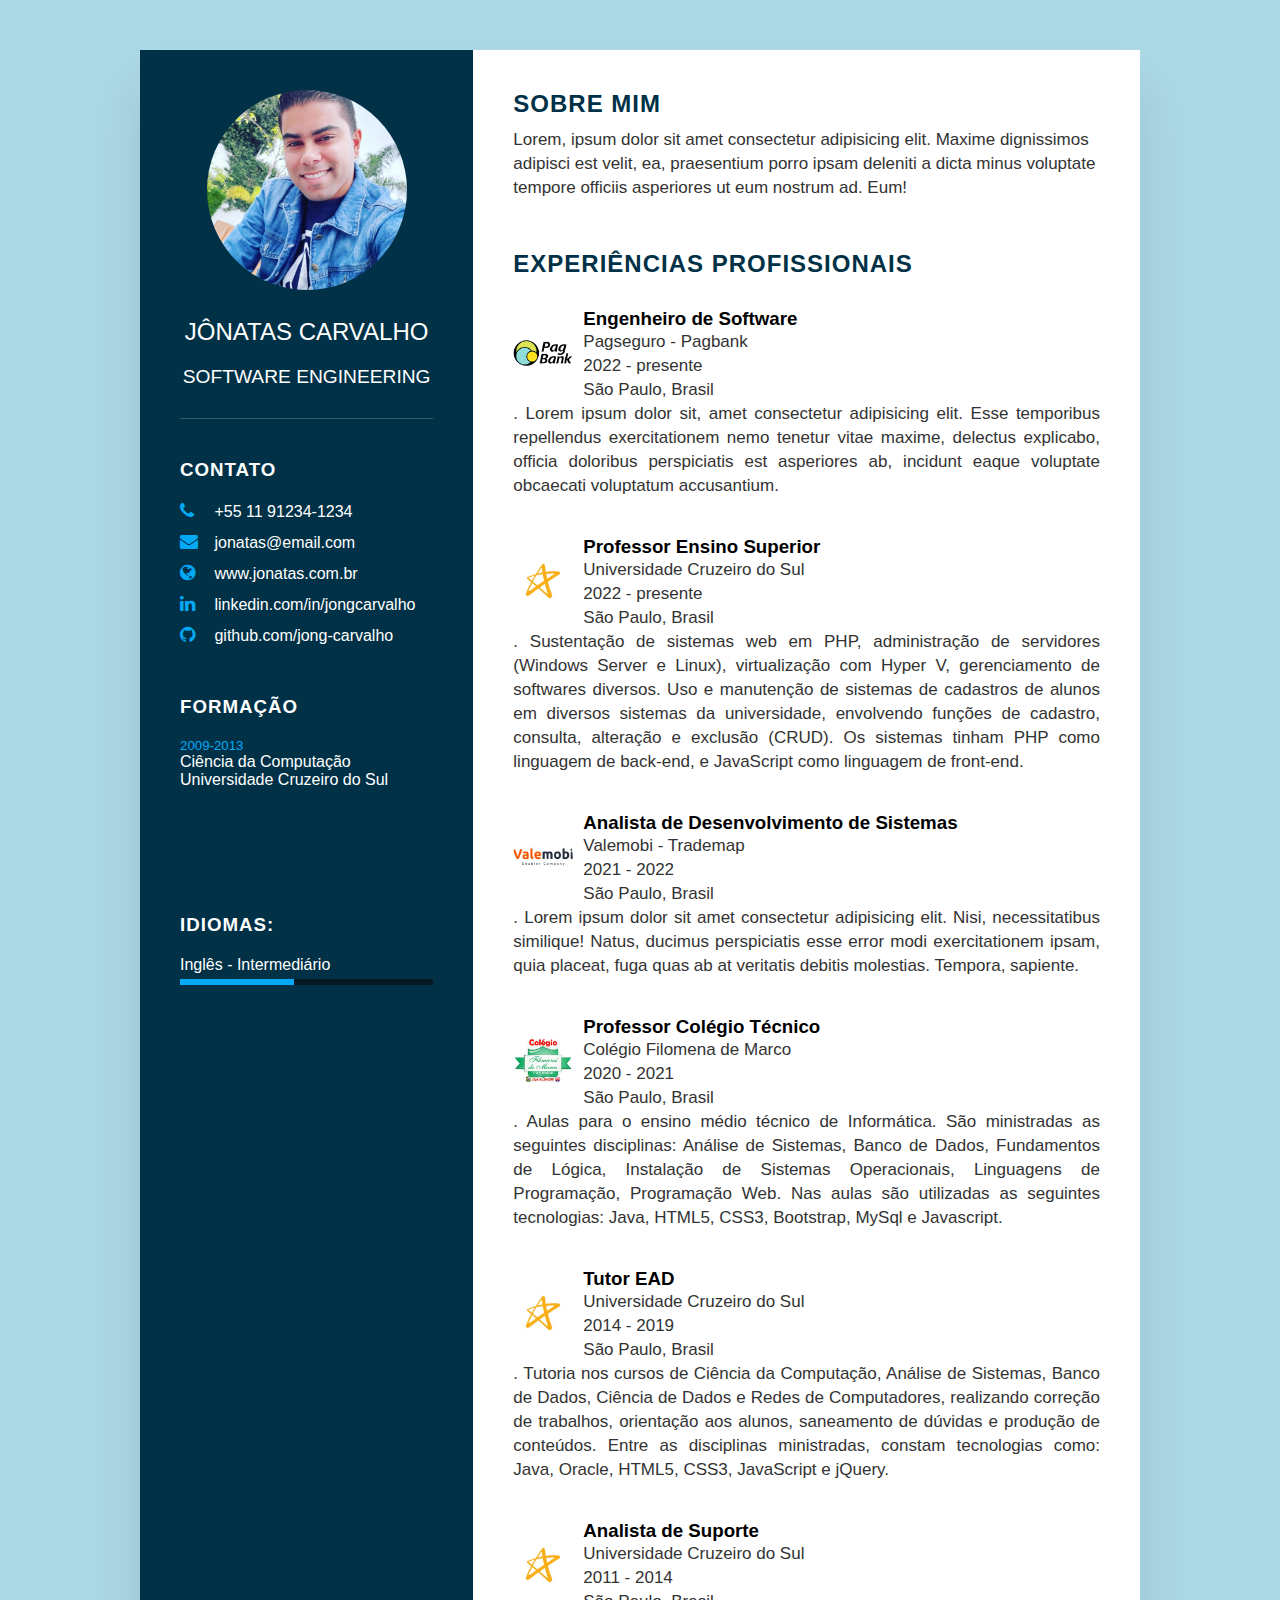
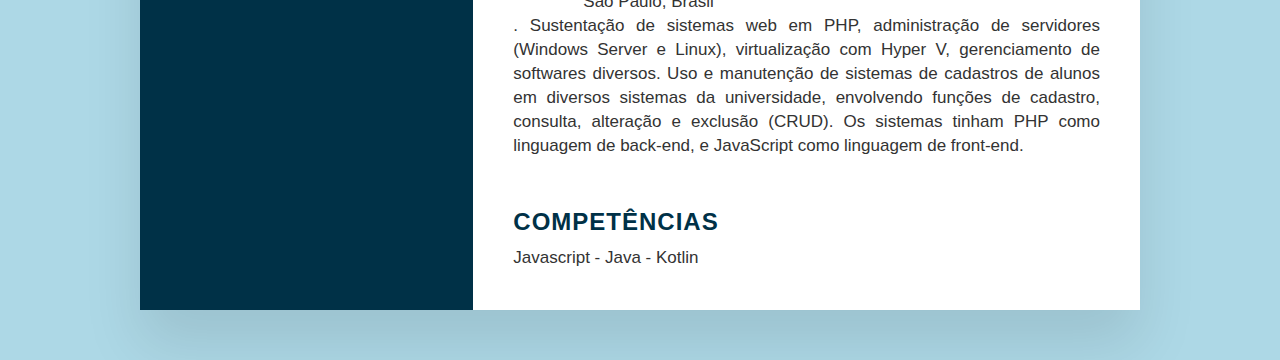
<file: Aplicacoes_Para_Internet/AulaExercicioCurriculo/index.html>
<!DOCTYPE html>
<html lang="en">
<head>
    <meta charset="UTF-8">
    <meta name="viewport" content="width=device-width, initial-scale=1.0">
    <link rel="stylesheet" href="style.css">
    <!-- pegar font awesome icons https://www.w3schools.com/icons/fontawesome_icons_intro.asp -->
    <link rel="stylesheet" href="https://cdnjs.cloudflare.com/ajax/libs/font-awesome/4.7.0/css/font-awesome.min.css">
    <title>Document</title>
</head>
<body>
    
    <div class="container"> <!-- PARTE 3A -->

        <!-- PARTE 4A -->
        <div class="left_side">
            <div class="profile_text">
                <div class="profile_image">
                    <img src="./profile_pic.jpeg" width="200" height="200"  alt="">
                </div>
                <h2>Jônatas Carvalho 
                    <br>
                    <span>SOFTWARE ENGINEERING</span>
                </h2>
            </div>

            <div class="contact_info">
                <h3 class="title">Contato</h3>
                <ul>
                    <li>
                        <span class="icon">
                            <i class="fa fa-phone" aria-hidden="true"></i>
                        </span>
                        <span class="text">+55 11 91234-1234</span>
                    </li>
                    <li>
                        <span class="icon">
                            <i class="fa fa-envelope" aria-hidden="true"></i>
                        </span>
                        <span class="text">jonatas@email.com</span>
                    </li>
                    <li>
                        <span class="icon">
                            <i class="fa fa-globe" aria-hidden="true"></i>
                        </span>
                        <span class="text">www.jonatas.com.br</span>
                    </li>
                    <li>
                        <span class="icon">
                            <i class="fa fa-linkedin" aria-hidden="true"></i>
                        </span>
                        <span class="text">linkedin.com/in/jongcarvalho</span>
                    </li>
                    <li>
                        <span class="icon">
                            <i class="fa fa-github" aria-hidden="true"></i>
                        </span>
                        <span class="text">github.com/jong-carvalho</span>
                    </li>
                </ul>
            </div>

            <div class="contact_info education">
                <h3 class="title">Formação</h3>
                <ul>
                    <li>
                        <h5>2009-2013</h5>
                        <h4>Ciência da Computação</h4>
                        <h4>Universidade Cruzeiro do Sul</h4>
                    </li>
                </ul>
            </div>

            <div class="contact_info language">
                <h3 class="title">Idiomas:</h3>
                <ul>
                    <li>
                        <span class="text">Inglês - Intermediário</span>
                        <span class="percent">
                            <div style="width: 45%;"></div>
                        </span>
                    </li>
                </ul>
            </div>

        </div>
        <!-- FIM PARTE 4A -->

        <!-- PARTE 6 -->
        <div class="right_side">
            <div class="about">
                <h2 class="title_right">Sobre mim</h2>
                <p>
                    Lorem, ipsum dolor sit amet consectetur adipisicing elit. Maxime dignissimos adipisci est velit, ea, praesentium porro ipsam deleniti a dicta minus voluptate tempore officiis asperiores ut eum nostrum ad. Eum!
                </p>
            </div>
            <div class="about">

                <div class="professional_xp">
                    <h2 class="title_right">Experiências profissionais</h2>
                    <img class="job_imgs" src="./pagbank.jpeg" alt="">
                    <div class="text">
                        <h3>Engenheiro de Software</h3>
                        <p>Pagseguro - Pagbank</p>
                        <p>2022 - presente</p>
                        <p>São Paulo, Brasil</p>
                    </div>
                </div>
                    <div class="text">
                        <p>. Lorem ipsum dolor sit, amet consectetur adipisicing elit. Esse temporibus repellendus exercitationem nemo tenetur vitae maxime, delectus explicabo, officia doloribus perspiciatis est asperiores ab, incidunt eaque voluptate obcaecati voluptatum accusantium.</p>
                    </div>

                    <div class="professional_xp">
                        <br>
                        <img class="job_imgs" src="./cruzeiro.jpeg" alt="">
                        <div class="text">
                            <h3>Professor Ensino Superior</h3>
                            <p>Universidade Cruzeiro do Sul</p>
                            <p>2022 - presente</p>
                            <p>São Paulo, Brasil</p>
                        </div>
                    </div>
                        <div class="text">
                            <p>. Sustentação de sistemas web em PHP, administração de servidores (Windows Server e Linux), virtualização com Hyper V, gerenciamento de softwares diversos. Uso e manutenção de sistemas de cadastros de alunos em diversos sistemas da universidade, envolvendo funções de cadastro, consulta, alteração e exclusão (CRUD). Os sistemas tinham PHP como linguagem de back-end, e JavaScript como linguagem de front-end.</p>
                        </div>

                    <div class="professional_xp">
                        <br>
                        <img class="job_imgs" src="./valemobi.jpeg" alt="">
                        <div class="text">
                            <h3>Analista de Desenvolvimento de Sistemas</h3>
                            <p>Valemobi - Trademap</p>
                            <p>2021 - 2022</p>
                            <p>São Paulo, Brasil</p>
                        </div>
                    </div>
                        <div class="text">
                            <p>. Lorem ipsum dolor sit amet consectetur adipisicing elit. Nisi, necessitatibus similique! Natus, ducimus perspiciatis esse error modi exercitationem ipsam, quia placeat, fuga quas ab at veritatis debitis molestias. Tempora, sapiente.</p>
                        </div>  
                        
                    <div class="professional_xp">
                        <br>
                        <img class="job_imgs" src="./filomena.jpeg" alt="">
                        <div class="text">
                            <h3>Professor Colégio Técnico</h3>
                            <p>Colégio Filomena de Marco</p>
                            <p>2020 - 2021</p>
                            <p>São Paulo, Brasil</p>
                        </div>
                    </div>
                        <div class="text">
                            <p>. Aulas para o ensino médio técnico de Informática. São ministradas as seguintes disciplinas: Análise de Sistemas, Banco de Dados, Fundamentos de Lógica, Instalação de Sistemas Operacionais, Linguagens de Programação, Programação Web. Nas aulas são utilizadas as seguintes tecnologias: Java, HTML5, CSS3, Bootstrap, MySql e Javascript.</p>
                        </div>

                    <div class="professional_xp">
                        <br>
                        <img class="job_imgs" src="./cruzeiro.jpeg" alt="">
                        <div class="text">
                            <h3>Tutor EAD</h3>
                            <p>Universidade Cruzeiro do Sul</p>
                            <p>2014 - 2019</p>
                            <p>São Paulo, Brasil</p>
                        </div>
                    </div>
                        <div class="text">
                            <p>. Tutoria nos cursos de Ciência da Computação, Análise de Sistemas, Banco de Dados, Ciência de Dados e Redes de Computadores, realizando correção de trabalhos, orientação aos alunos, saneamento de dúvidas e produção de conteúdos. Entre as disciplinas ministradas, constam tecnologias como: Java, Oracle, HTML5, CSS3, JavaScript e jQuery.</p>
                        </div>

                    <div class="professional_xp">
                        <br>
                        <img class="job_imgs" src="./cruzeiro.jpeg" alt="">
                        <div class="text">
                            <h3>Analista de Suporte</h3>
                            <p>Universidade Cruzeiro do Sul</p>
                            <p>2011 - 2014</p>
                            <p>São Paulo, Brasil</p>
                        </div>
                    </div>
                        <div class="text">
                            <p>. Sustentação de sistemas web em PHP, administração de servidores (Windows Server e Linux), virtualização com Hyper V, gerenciamento de softwares diversos. Uso e manutenção de sistemas de cadastros de alunos em diversos sistemas da universidade, envolvendo funções de cadastro, consulta, alteração e exclusão (CRUD). Os sistemas tinham PHP como linguagem de back-end, e JavaScript como linguagem de front-end.</p>
                        </div>
                    
            </div>
            <div class="about skills">
                <h2 class="title_right">Competências</h2>
                <div class="box">
                    <p>
                        Javascript - Java - Kotlin
                    </p>
                </div>
            </div>
        </div>

    </div>
</body>
</html>
</file>
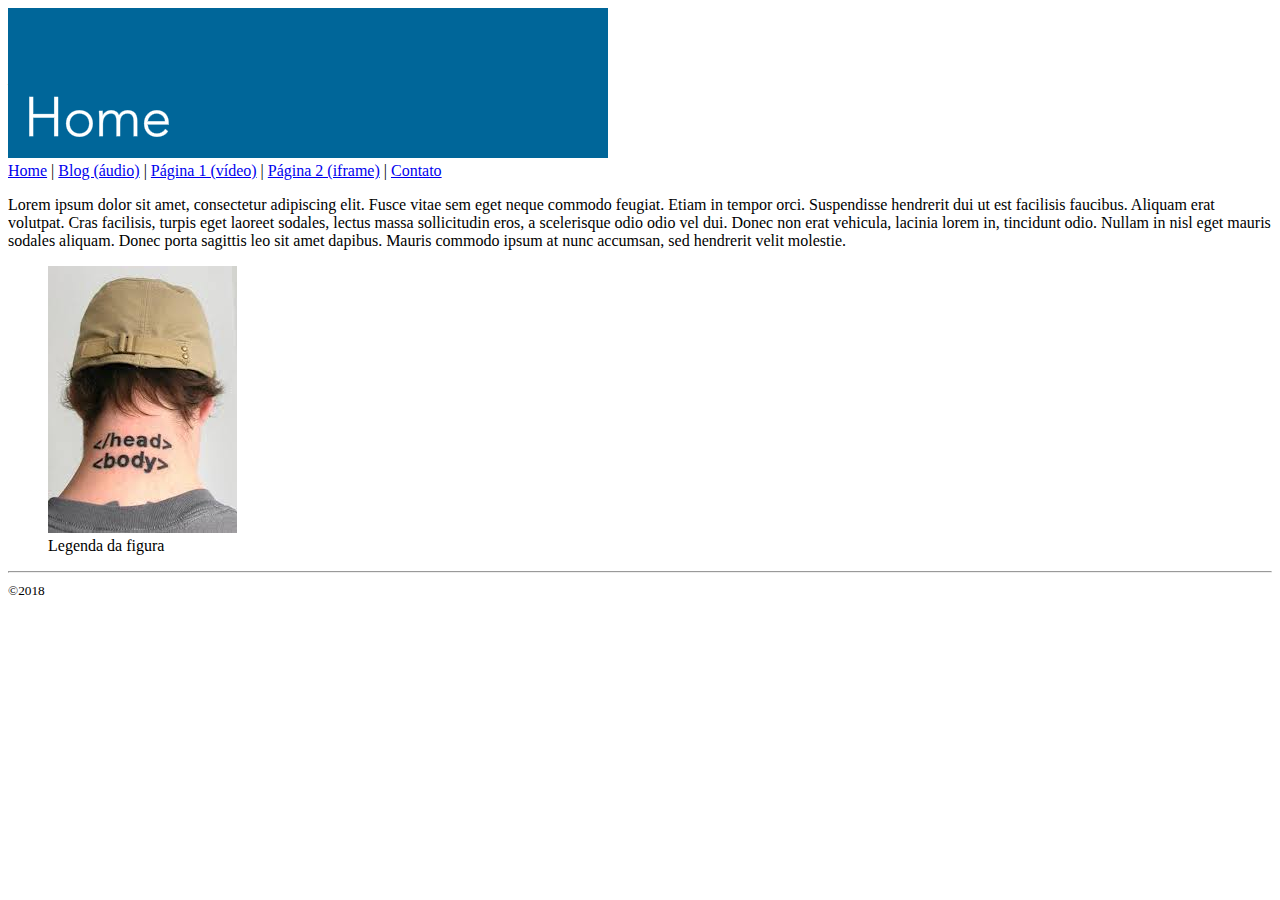
<file: Aplicacoes_Para_Internet/Aula04/site_exemplo1/index.html>
<!DOCTYPE html>
<html>
    <head>
        <title>Home</title>
        <meta charset="utf-8"/>
    </head>
    <body>
        <header>
            <img alt="banner" src="img/imagem0.png"/>
        </header>
        <nav>
            <a href="index.html">Home</a> | 
            <a href="blog.html">Blog (áudio)</a> | 
            <a href="pagina1.html">Página 1 (vídeo)</a> | 
            <a href="pagina2.html">Página 2 (iframe)</a> | 
            <a href="contato.html">Contato</a>
        </nav>        
        <section>
            <p>Lorem ipsum dolor sit amet, consectetur adipiscing elit. Fusce vitae sem eget neque commodo feugiat. Etiam in tempor orci. Suspendisse hendrerit dui ut est facilisis faucibus. Aliquam erat volutpat. Cras facilisis, turpis eget laoreet sodales, lectus massa sollicitudin eros, a scelerisque odio odio vel dui. Donec non erat vehicula, lacinia lorem in, tincidunt odio. Nullam in nisl eget mauris sodales aliquam. Donec porta sagittis leo sit amet dapibus. Mauris commodo ipsum at nunc accumsan, sed hendrerit velit molestie.</p>
            <figure>
                <img alt="imagem" src="img/imagem5.jpeg"/>
                <figcaption>Legenda da figura</figcaption>
            </figure>
        </section>
        <footer>
            <hr/>
            <small> &copy;2018</small>
        </footer>
    </body>
</html>
</file>
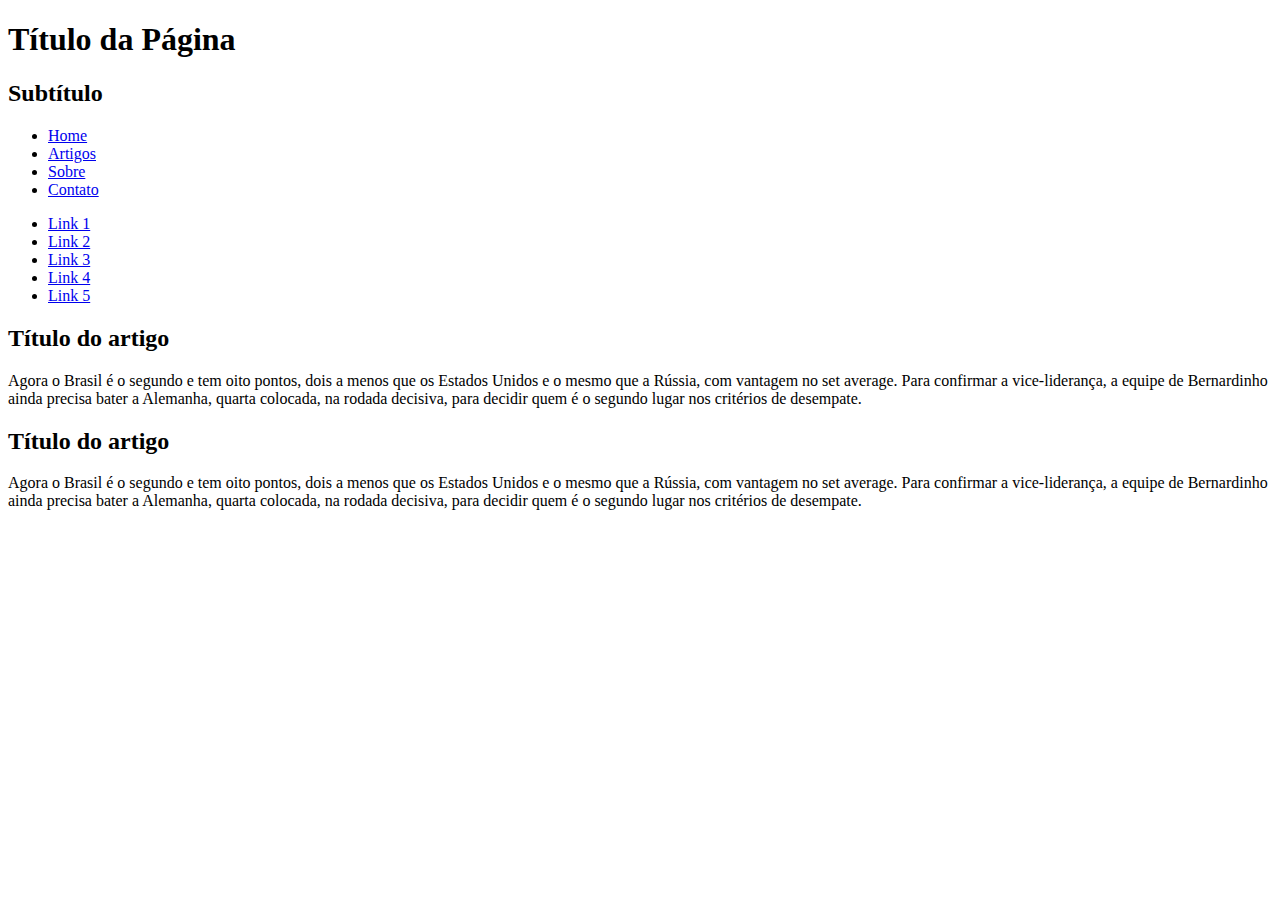
<file: Aplicacoes_Para_Internet/Aula02/01_exemplo_sem_css.html>
<!DOCTYPE html>
<html>
  <head>
  
  </head>
<body>
    <header>
      <hgroup>
        <h1>T&iacute;tulo da P&aacute;gina</h1>
        <h2>Subt&iacute;tulo</h2>
      </hgroup>
    </header>
	<nav>
      <ul>
        <li><a href="#">Home</a></li>
        <li><a href="#">Artigos</a></li>
        <li><a href="#">Sobre</a></li>
        <li><a href="#">Contato</a></li>
      </ul>
  	</nav>
    
  <aside>
      <ul>
        <li><a ref="external" href="#">Link 1</a></li>
        <li><a ref="external" href="#">Link 2</a></li>
        <li><a ref="external" href="#">Link 3</a></li>
        <li><a ref="external" href="#">Link 4</a></li>
        <li><a ref="external" href="#">Link 5</a></li>
      </ul>
	</aside>  
    
  <section id="artigos">
    
    <article>
      <header>
        <h2>T&iacute;tulo do artigo</h2>
      </header>
      <section>
        Agora o Brasil &eacute; o segundo e tem oito pontos, dois a menos que os Estados Unidos e o mesmo que a R&uacute;ssia, com vantagem no set average. Para confirmar a vice-lideran&ccedil;a, a equipe de Bernardinho ainda precisa bater a Alemanha, quarta colocada, na rodada decisiva, para decidir quem &eacute; o segundo lugar nos crit&eacute;rios de desempate.
       </section>
    </article>

    <article>
      <header>
        <h2>T&iacute;tulo do artigo</h2>
      </header>
      <section>
        Agora o Brasil &eacute; o segundo e tem oito pontos, dois a menos que os Estados Unidos e o mesmo que a R&uacute;ssia, com vantagem no set average. Para confirmar a vice-lideran&ccedil;a, a equipe de Bernardinho ainda precisa bater a Alemanha, quarta colocada, na rodada decisiva, para decidir quem &eacute; o segundo lugar nos crit&eacute;rios de desempate.
      </section>
    </article>
    
  </section>  
</body>
</html>
</file>
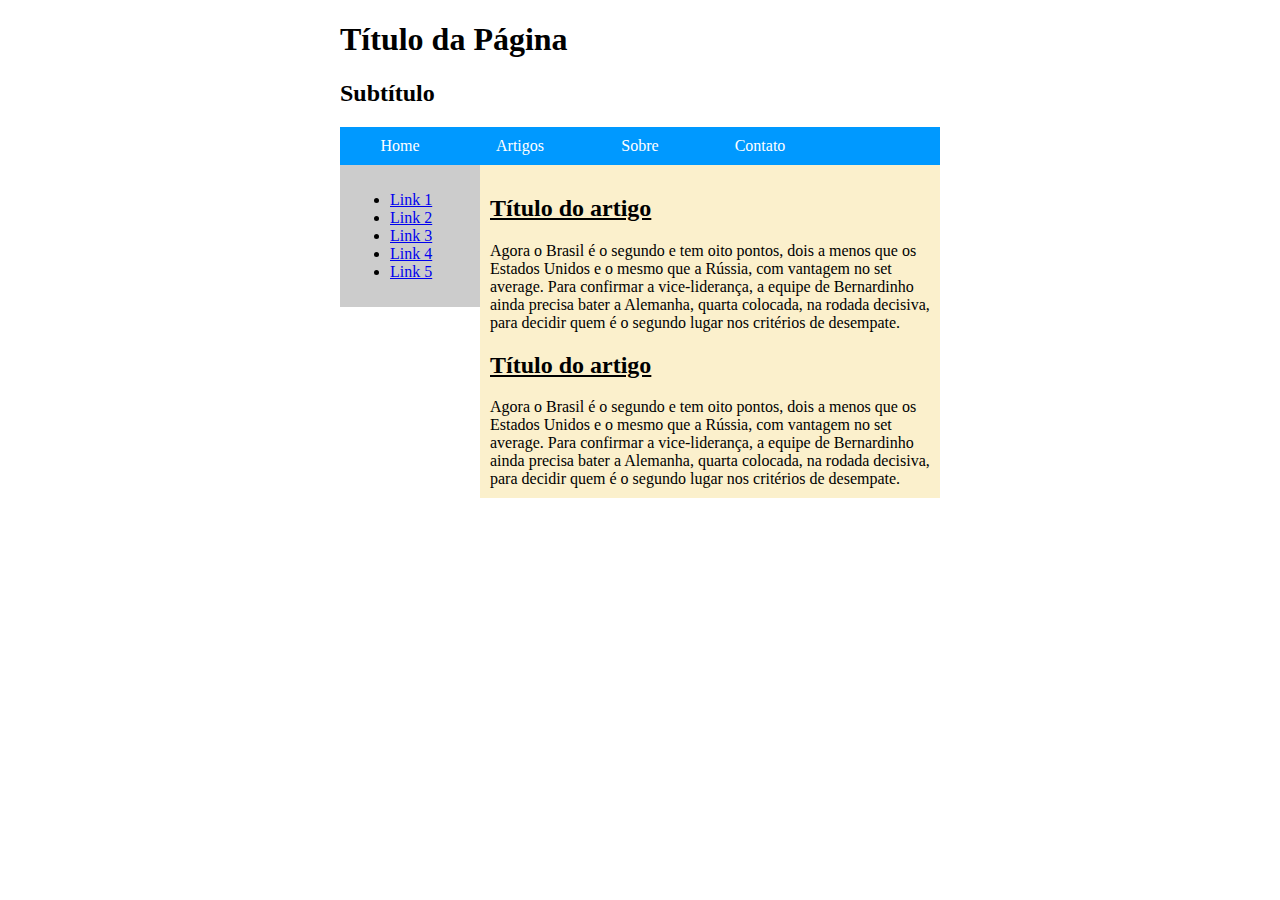
<file: Aplicacoes_Para_Internet/Aula02/02_exemplo_com_css.html>
<!DOCTYPE html>
<html>
  <head>
  <style>
    body { margin: 0 auto; width: 600px; } 
    section { display: block; }
    section#artigos { width: 440px; float: left; padding: 10px; background-color: #fbf0cc; }
    article > header { text-decoration: underline; margin-bottom: 10px; }
    aside {background-color:#CCCCCC; float: left; width: 120px; padding: 10px; }
    nav li { float: left; width: 100px; text-align:center; padding: 10px; color: #fff; }
    nav ul { list-style: none; overflow: hidden; padding: 0; margin: 0; background-color: #0099FF; }
    nav li a { color: #fff; text-decoration:none;}	
  </style>
  </head>
<body>
    <header>
      <hgroup>
        <h1>T&iacute;tulo da P&aacute;gina</h1>
        <h2>Subt&iacute;tulo</h2>
      </hgroup>
    </header>
	<nav>
      <ul>
        <li><a href="#">Home</a></li>
        <li><a href="#">Artigos</a></li>
        <li><a href="#">Sobre</a></li>
        <li><a href="#">Contato</a></li>
      </ul>
  	</nav>
    
  <aside>
      <ul>
        <li><a ref="external" href="#">Link 1</a></li>
        <li><a ref="external" href="#">Link 2</a></li>
        <li><a ref="external" href="#">Link 3</a></li>
        <li><a ref="external" href="#">Link 4</a></li>
        <li><a ref="external" href="#">Link 5</a></li>
      </ul>
	</aside>  
    
  <section id="artigos">
    
    <article>
      <header>
        <h2>T&iacute;tulo do artigo</h2>
      </header>
      <section>
        Agora o Brasil &eacute; o segundo e tem oito pontos, dois a menos que os Estados Unidos e o mesmo que a R&uacute;ssia, com vantagem no set average. Para confirmar a vice-lideran&ccedil;a, a equipe de Bernardinho ainda precisa bater a Alemanha, quarta colocada, na rodada decisiva, para decidir quem &eacute; o segundo lugar nos crit&eacute;rios de desempate.
       </section>
    </article>

    <article>
      <header>
        <h2>T&iacute;tulo do artigo</h2>
      </header>
      <section>
        Agora o Brasil &eacute; o segundo e tem oito pontos, dois a menos que os Estados Unidos e o mesmo que a R&uacute;ssia, com vantagem no set average. Para confirmar a vice-lideran&ccedil;a, a equipe de Bernardinho ainda precisa bater a Alemanha, quarta colocada, na rodada decisiva, para decidir quem &eacute; o segundo lugar nos crit&eacute;rios de desempate.
      </section>
    </article>
    
  </section>  
</body>
</html>
</file>
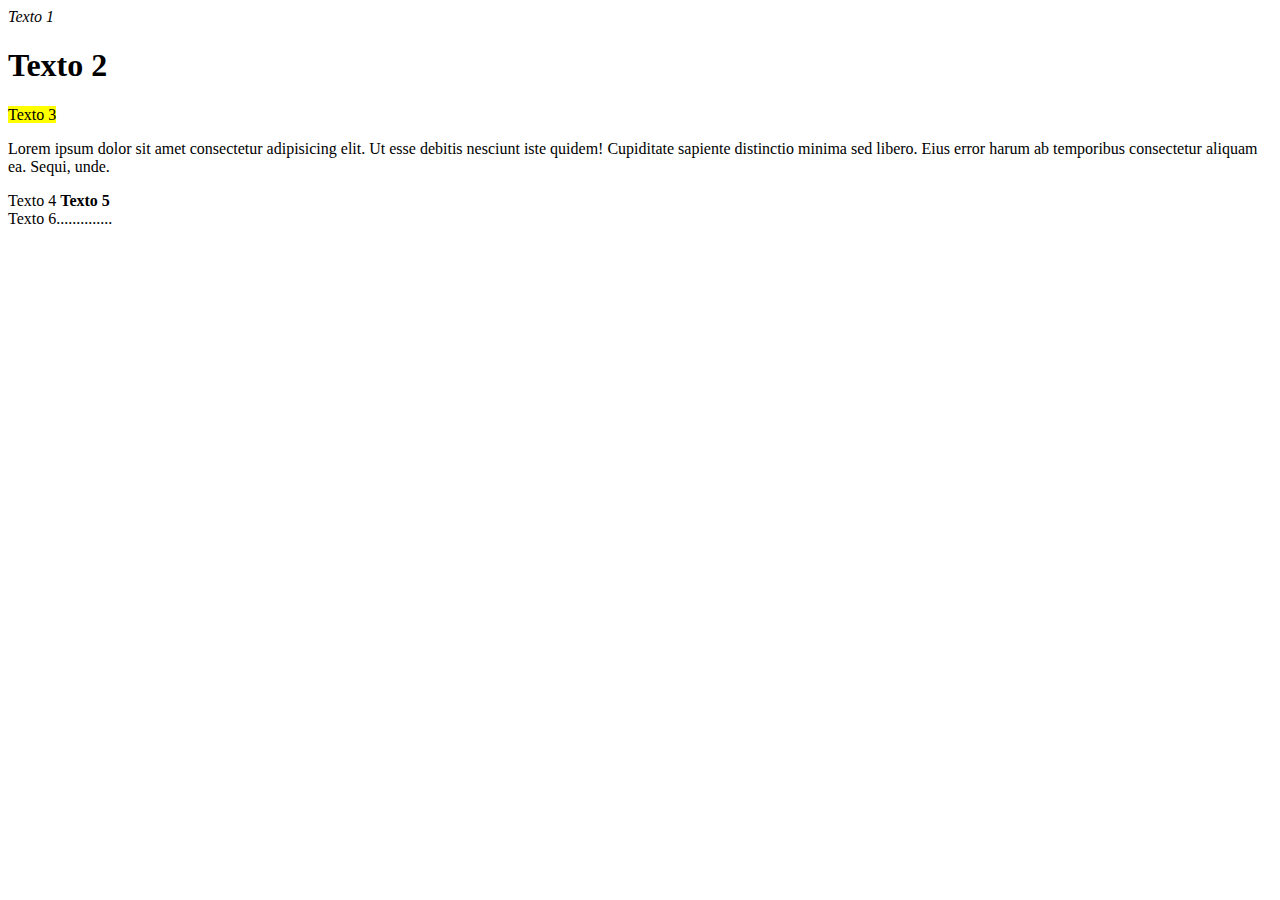
<file: Aplicacoes_Para_Internet/Aula03/01-exemploDisplay.html>
<!DOCTYPE html>
<html lang="en">
<head>
    <meta charset="UTF-8">
    <meta http-equiv="X-UA-Compatible" content="IE=edge">
    <meta name="viewport" content="width=device-width, initial-scale=1.0">
    <title>Document</title>
</head>
<body>
    <em>Texto 1</em>
    <h1>Texto 2</h1>
    <mark>Texto 3</mark>

    <p>Lorem ipsum dolor sit amet consectetur adipisicing elit. Ut esse debitis nesciunt iste quidem! Cupiditate sapiente distinctio minima sed libero. Eius error harum ab temporibus consectetur aliquam ea. Sequi, unde.</p>
    Texto 4 <strong>Texto 5 </strong> <div>Texto
        <span>6</span>..............</div>
</body>
</html>
</file>
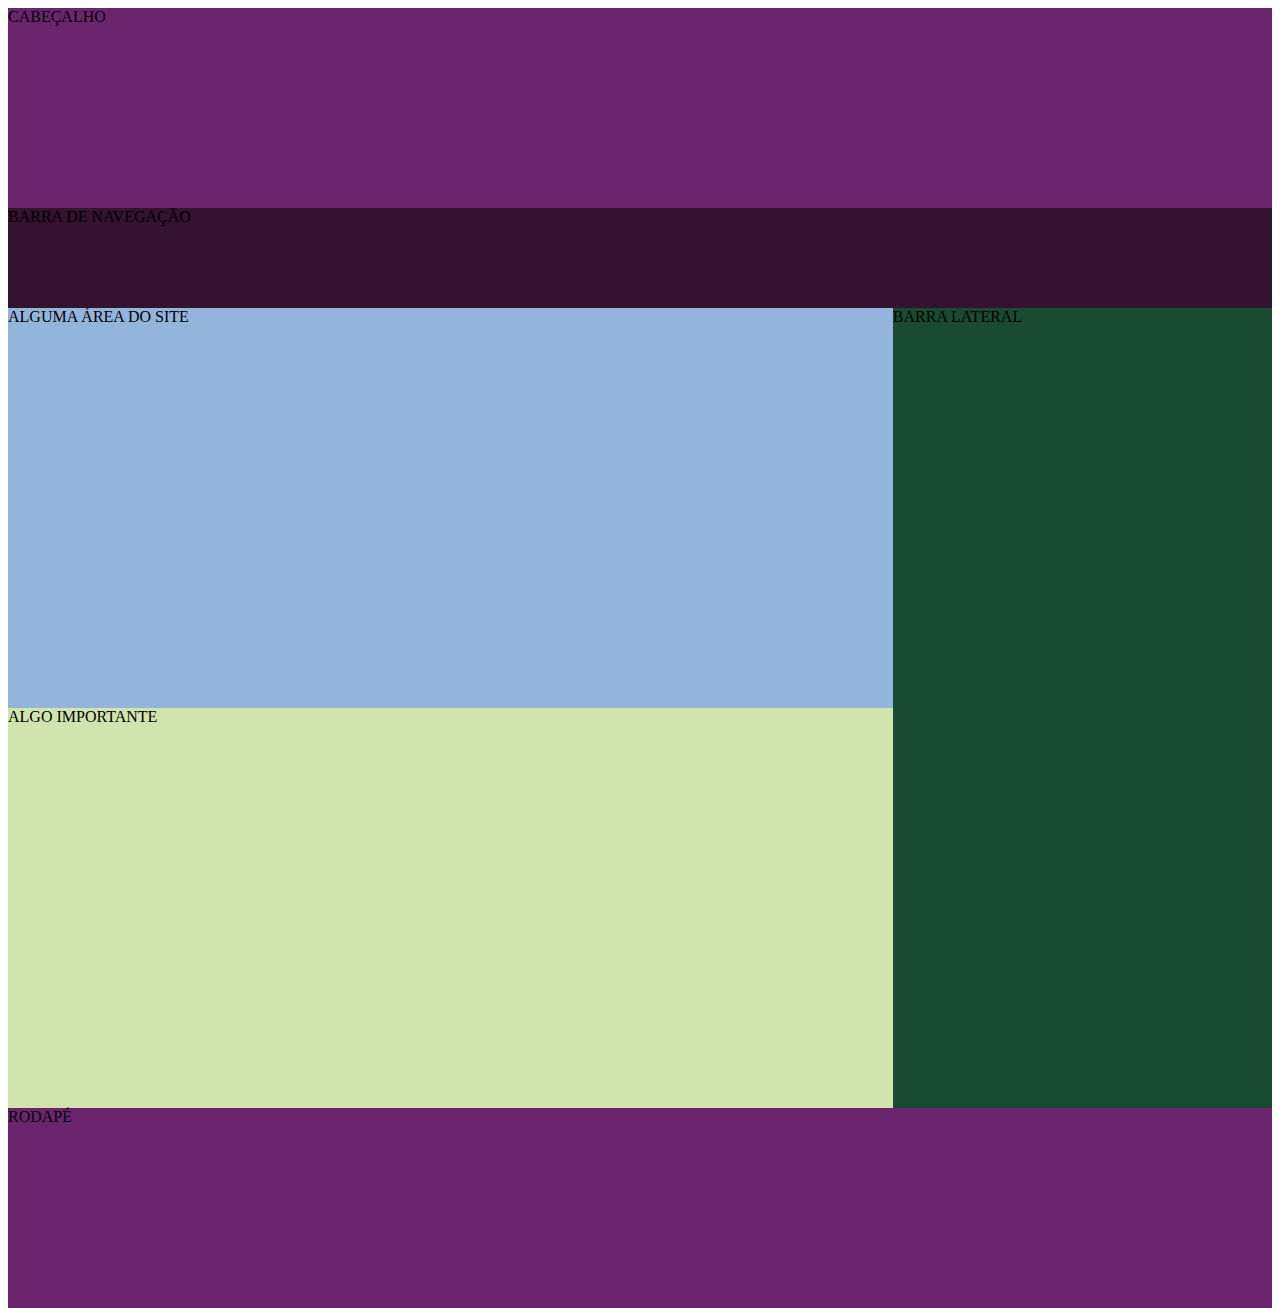
<file: Aplicacoes_Para_Internet/Aula03/02-exemploBaseSiteSemantico.html>
<!DOCTYPE html>
<html lang="en">
<head>
    <meta charset="UTF-8">
    <meta http-equiv="X-UA-Compatible" content="IE=edge">
    <meta name="viewport" content="width=device-width, initial-scale=1.0">
    <link rel="stylesheet" href="./02-exemploBaseSiteSemantico.css">
    <title>Document</title>
</head>
<body>
    <header>CABEÇALHO</header>
    <nav>BARRA DE NAVEGAÇÃO</nav>
    <section>ALGUMA ÁREA DO SITE</section>
    <aside>BARRA LATERAL</aside>
    <article>ALGO IMPORTANTE</article>
    <footer>RODAPÉ</footer>
</body>
</html>
</file>
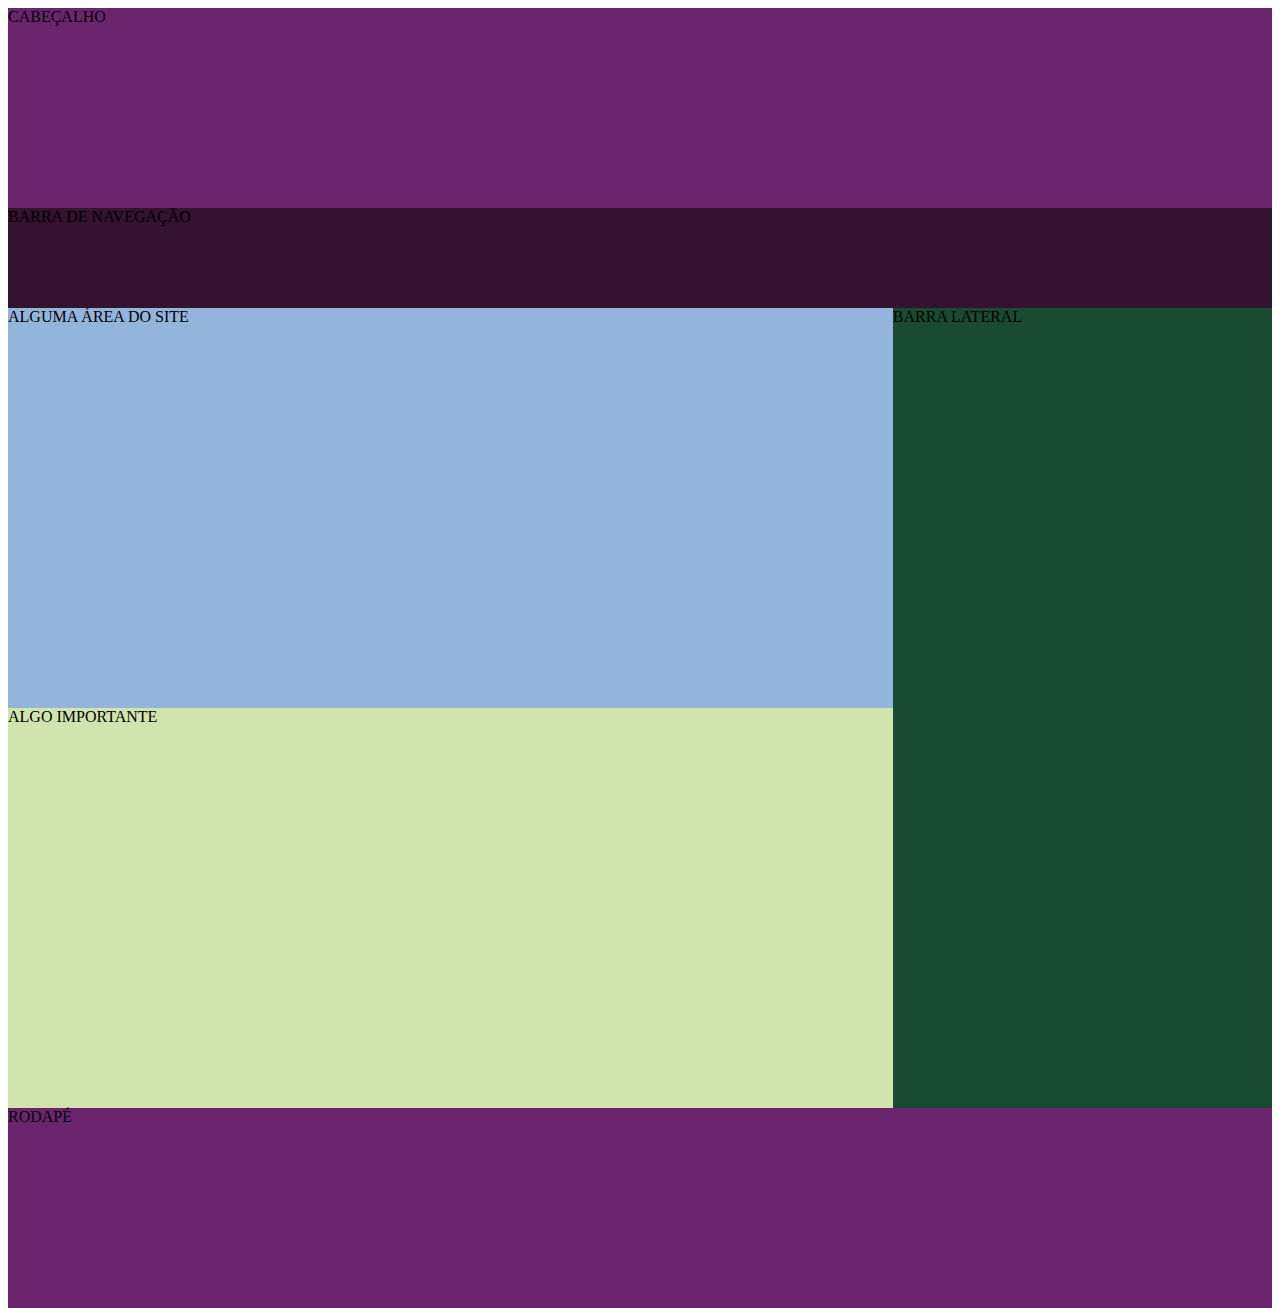
<file: Aplicacoes_Para_Internet/Aula03/03-exemploBaseSiteNaoSemantico.html>
<!DOCTYPE html>
<html lang="en">
<head>
    <meta charset="UTF-8">
    <meta http-equiv="X-UA-Compatible" content="IE=edge">
    <meta name="viewport" content="width=device-width, initial-scale=1.0">
    <link rel="stylesheet" href="./03-exemploBaseSiteNaoSemantico.css">
    <title>Document</title>
</head>
<body>
    <div id="cabecalho">CABEÇALHO</div>
    <div id="navegacao">BARRA DE NAVEGAÇÃO</div>
    <div id="area">ALGUMA ÁREA DO SITE</div>
    <div id="barra_lateral">BARRA LATERAL</div>
    <div id="importante">ALGO IMPORTANTE</div>
    <div id="rodape">RODAPÉ</div>
</body>
</html>
</file>
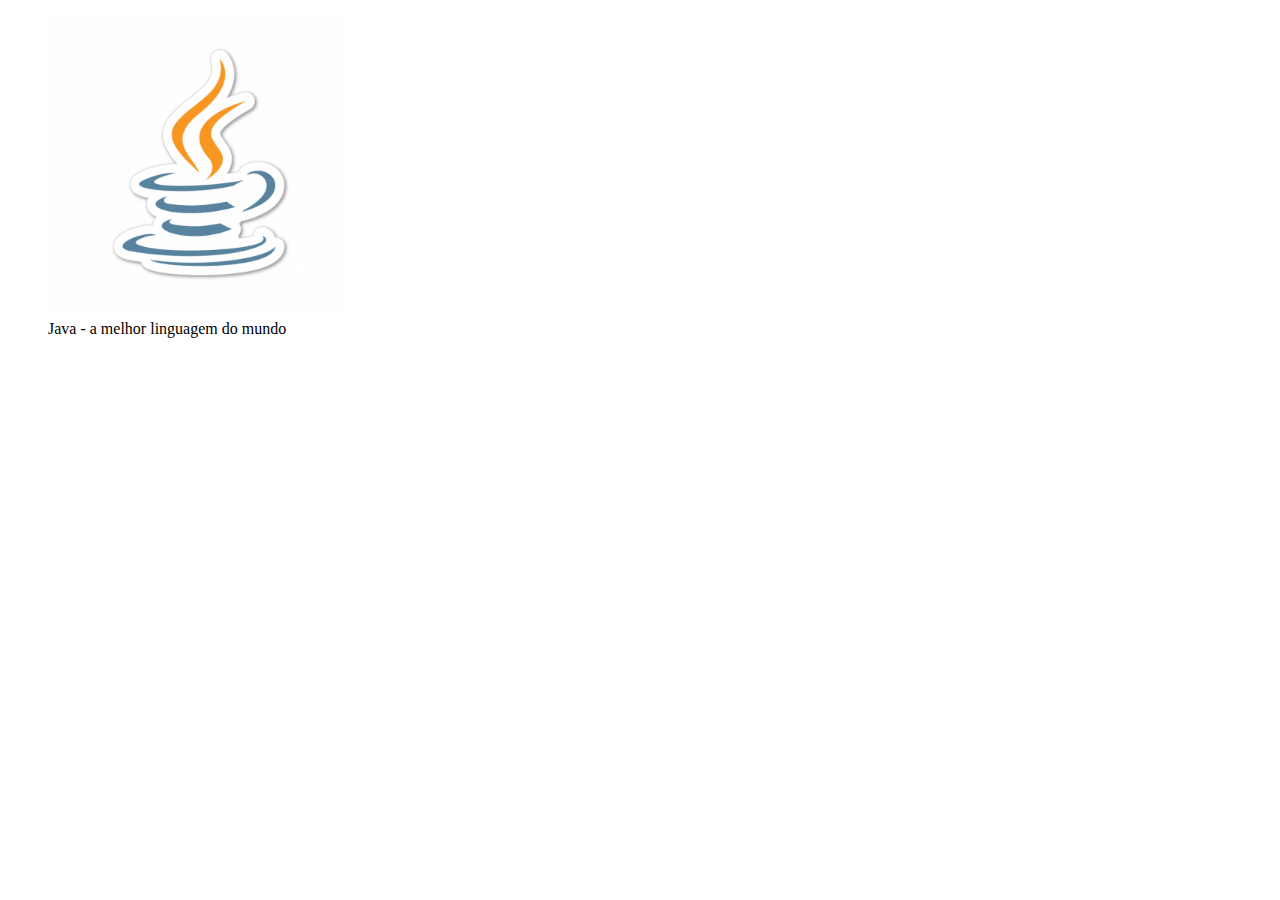
<file: Aplicacoes_Para_Internet/Aula03/05-tagsSemanticasParaImagens.html>
<!DOCTYPE html>
<html lang="en">
<head>
    <meta charset="UTF-8">
    <meta http-equiv="X-UA-Compatible" content="IE=edge">
    <meta name="viewport" content="width=device-width, initial-scale=1.0">
    <title>Document</title>
</head>
<body>
    <figure>
        <img src="./java-adesivo-sticker-800x800.png" alt="texto alternativo caso a imagem não carregue" width="300">
        <figcaption>Java - a melhor linguagem do mundo</figcaption>
    </figure>
</body>
</html>
</file>
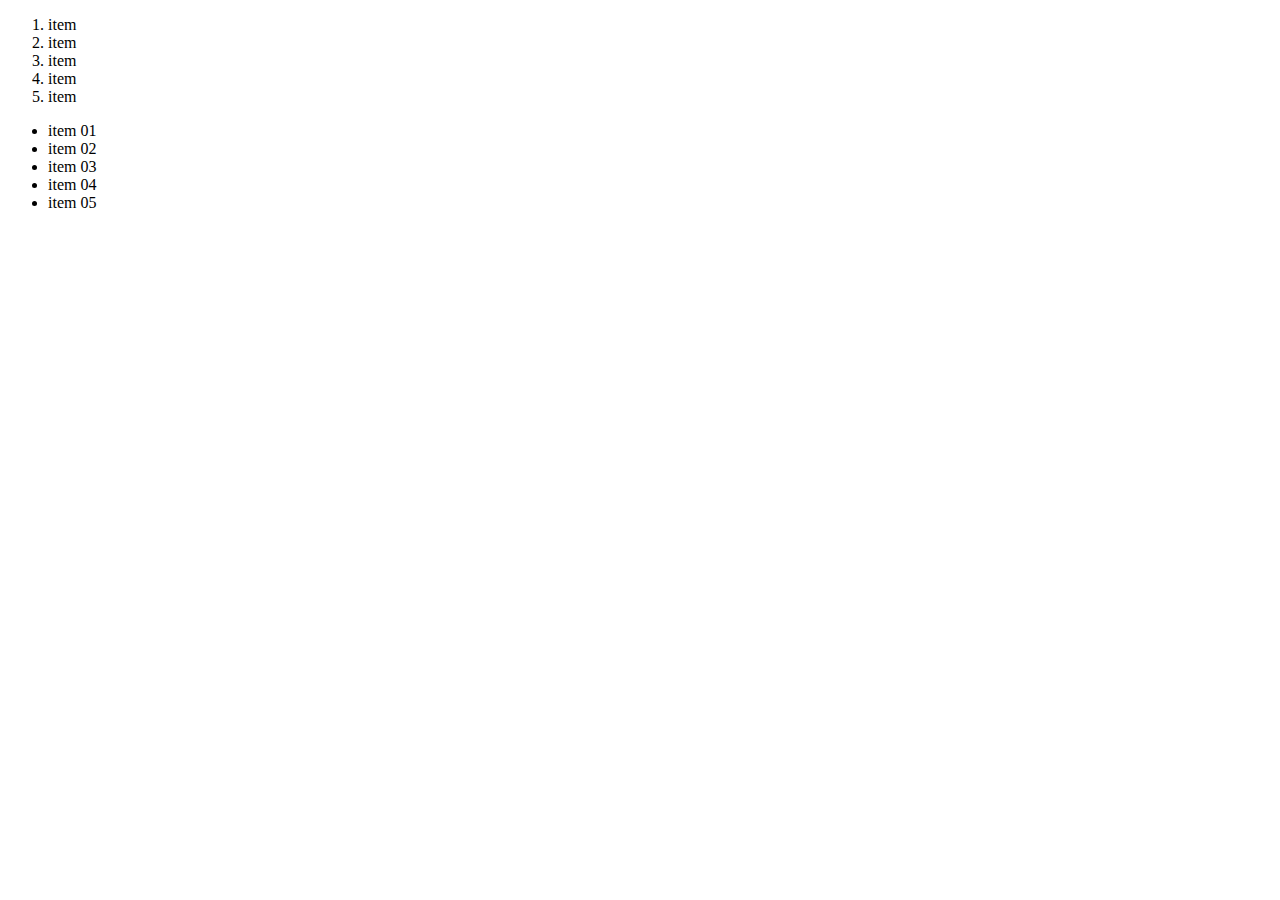
<file: Aplicacoes_Para_Internet/Aula03/06-exemploTagsParaListas.html>
<!DOCTYPE html>
<html lang="en">
<head>
    <meta charset="UTF-8">
    <meta http-equiv="X-UA-Compatible" content="IE=edge">
    <meta name="viewport" content="width=device-width, initial-scale=1.0">
    <title>Document</title>
</head>
<body>
    <ol>
        <li>item</li>
        <li>item</li>
        <li>item</li>
        <li>item</li>
        <li>item</li>
    </ol>

    <ul>
        <li>item 01</li>
        <li>item 02</li>
        <li>item 03</li>
        <li>item 04</li>
        <li>item 05</li>
    </ul>
</body>
</html>
</file>
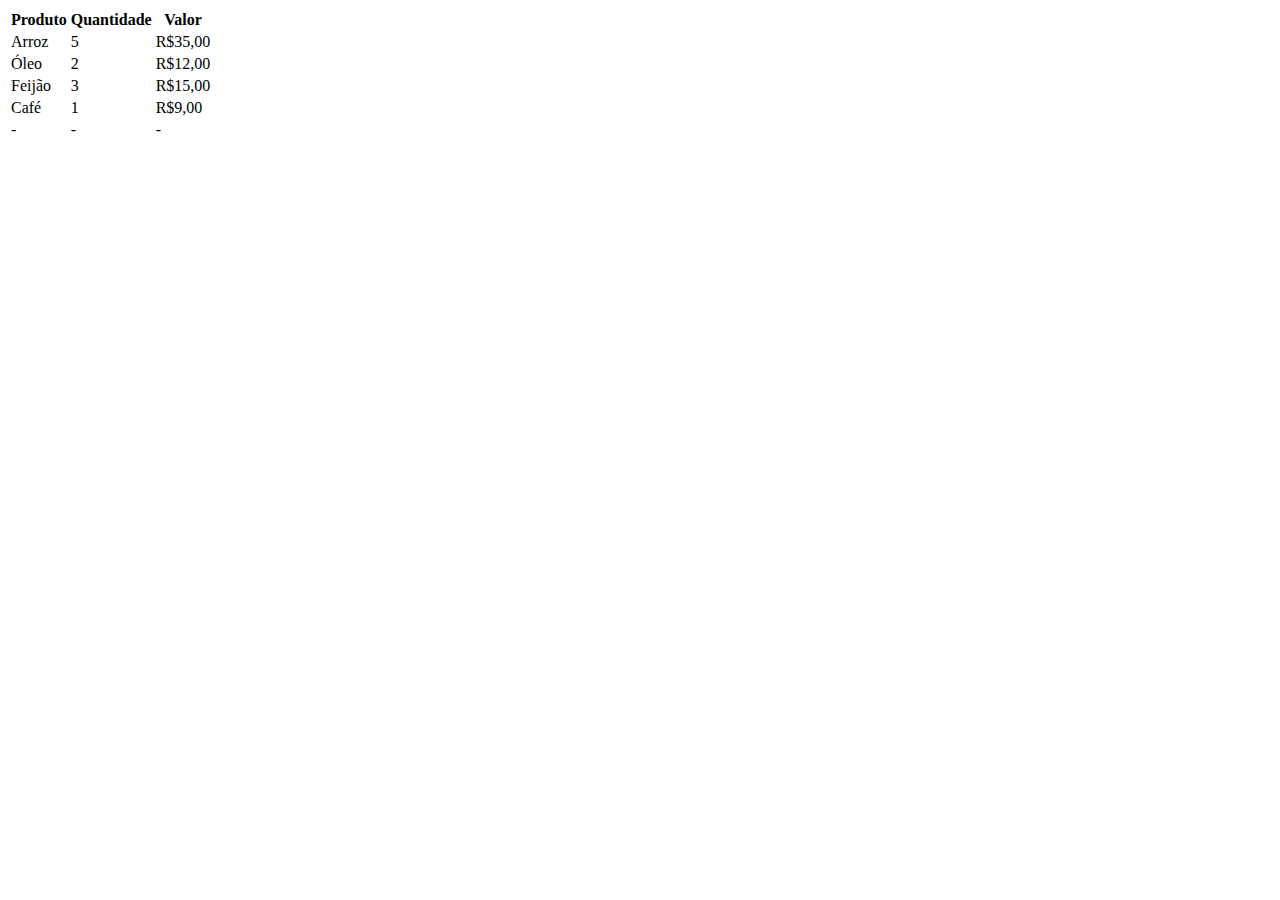
<file: Aplicacoes_Para_Internet/Aula03/07-exemploTabelas.html>
<!DOCTYPE html>
<html lang="en">
<head>
    <meta charset="UTF-8">
    <meta http-equiv="X-UA-Compatible" content="IE=edge">
    <meta name="viewport" content="width=device-width, initial-scale=1.0">
    <title>Document</title>
</head>
<body>
    
    <table>
        <thead>
            <th>Produto</th>
            <th>Quantidade</th>
            <th>Valor</th>
        </thead>
            <tbody>
                <tr>
                    <td>Arroz</td>
                    <td>5</td>
                    <td>R$35,00</td>
                </tr>
                <tr>
                    <td>Óleo</td>
                    <td>2</td>
                    <td>R$12,00</td>
                </tr>
                <tr>
                    <td>Feijão</td>
                    <td>3</td>
                    <td>R$15,00</td>
                </tr>
                <tr>
                    <td>Café</td>
                    <td>1</td>
                    <td>R$9,00</td>
                </tr>
            </tbody>
        <tfoot>
            <tr>
                <td> - </td>
                <td> - </td>
                <td> - </td>
            </tr>
        </tfoot>
    </table>

</body>
</html>
</file>
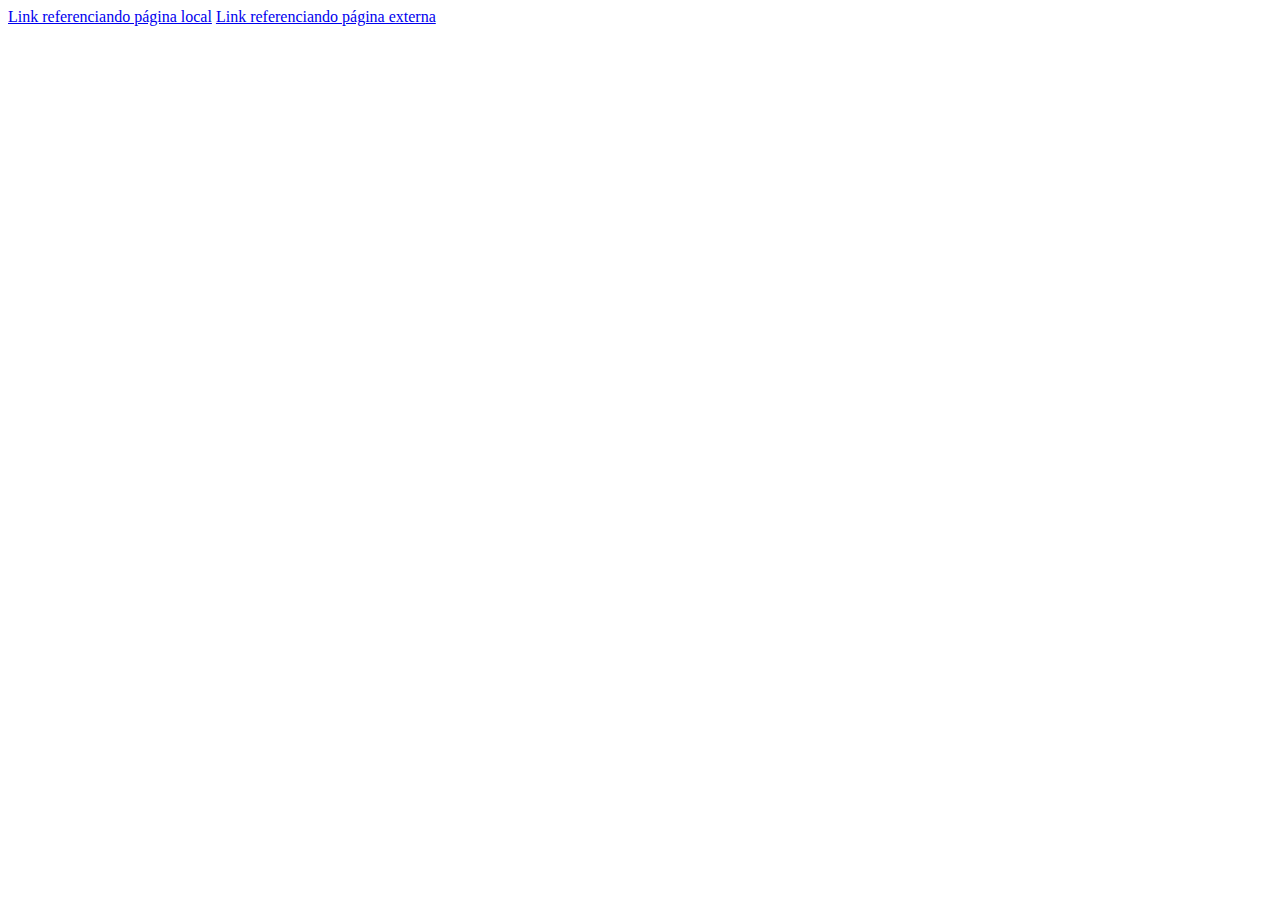
<file: Aplicacoes_Para_Internet/Aula03/10-exemploLinks.html>
<!DOCTYPE html>
<html lang="en">
<head>
    <meta charset="UTF-8">
    <meta http-equiv="X-UA-Compatible" content="IE=edge">
    <meta name="viewport" content="width=device-width, initial-scale=1.0">
    <title>Document</title>
</head>
<body>
    
    
    <a href="./02-exemploBaseSiteSemantico.html">Link referenciando página local</a>

    <a href="https://www.globo.com">Link referenciando página externa</a>

</body>
</html>
</file>
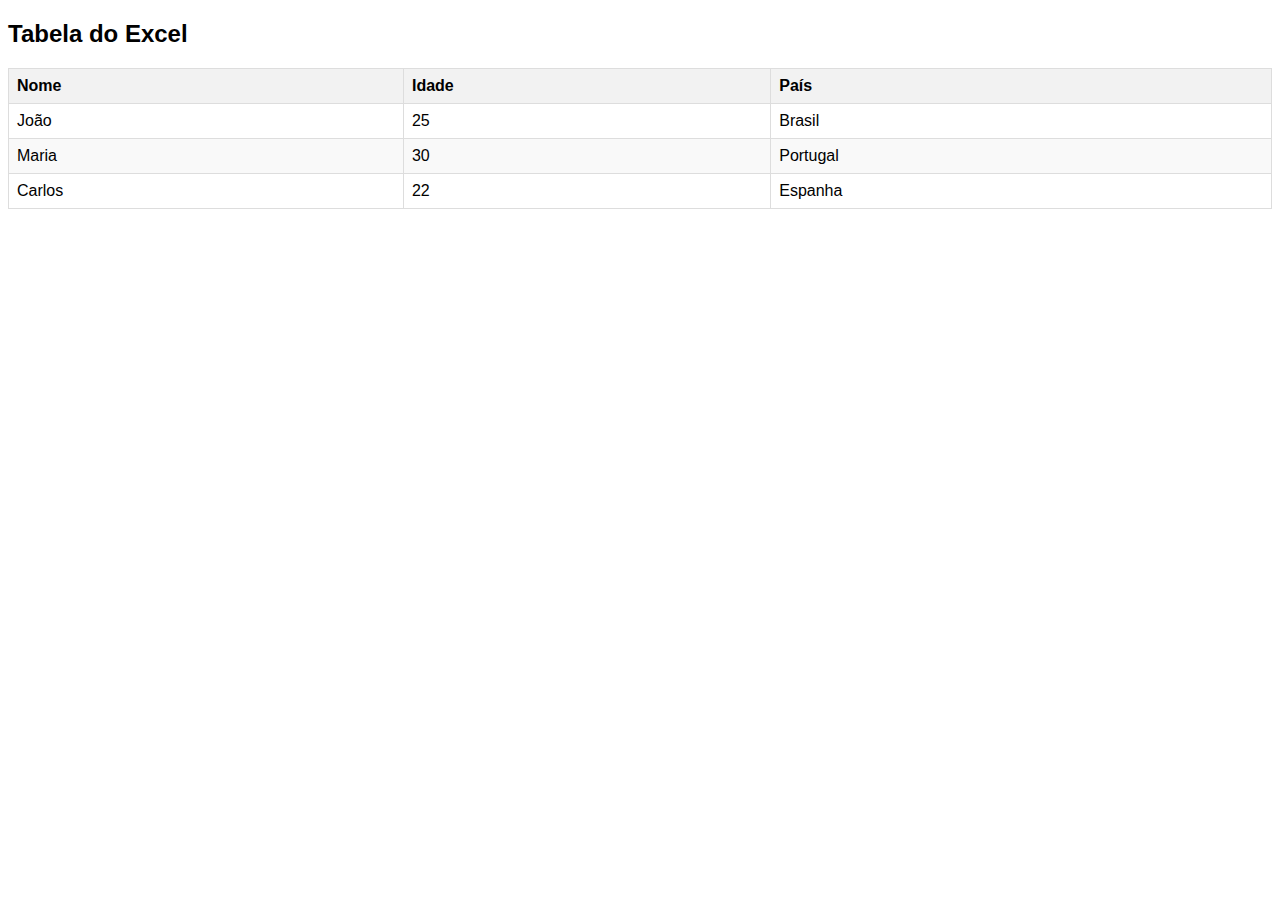
<file: Aplicacoes_Para_Internet/Aula05/exercicioTabela01.html>
<!DOCTYPE html>
<html lang="en">
<head>
  <meta charset="UTF-8">
  <meta name="viewport" content="width=device-width, initial-scale=1.0">
  <style>
    body {
      font-family: Arial, sans-serif;
    }

    table {
      width: 100%;
      border-collapse: collapse;
      margin-top: 20px;
    }

    th, td {
      border: 1px solid #dddddd;
      text-align: left;
      padding: 8px;
    }

    th {
      background-color: #f2f2f2;
    }

    tr:nth-child(even) {
      background-color: #f9f9f9;
    }
  </style>
</head>
<body>

  <h2>Tabela do Excel</h2>

  <table>
    <thead>
      <tr>
        <th>Nome</th>
        <th>Idade</th>
        <th>País</th>
      </tr>
    </thead>
    <tbody>
      <tr>
        <td>João</td>
        <td>25</td>
        <td>Brasil</td>
      </tr>
      <tr>
        <td>Maria</td>
        <td>30</td>
        <td>Portugal</td>
      </tr>
      <tr>
        <td>Carlos</td>
        <td>22</td>
        <td>Espanha</td>
      </tr>
    </tbody>
  </table>

</body>
</html>
</file>
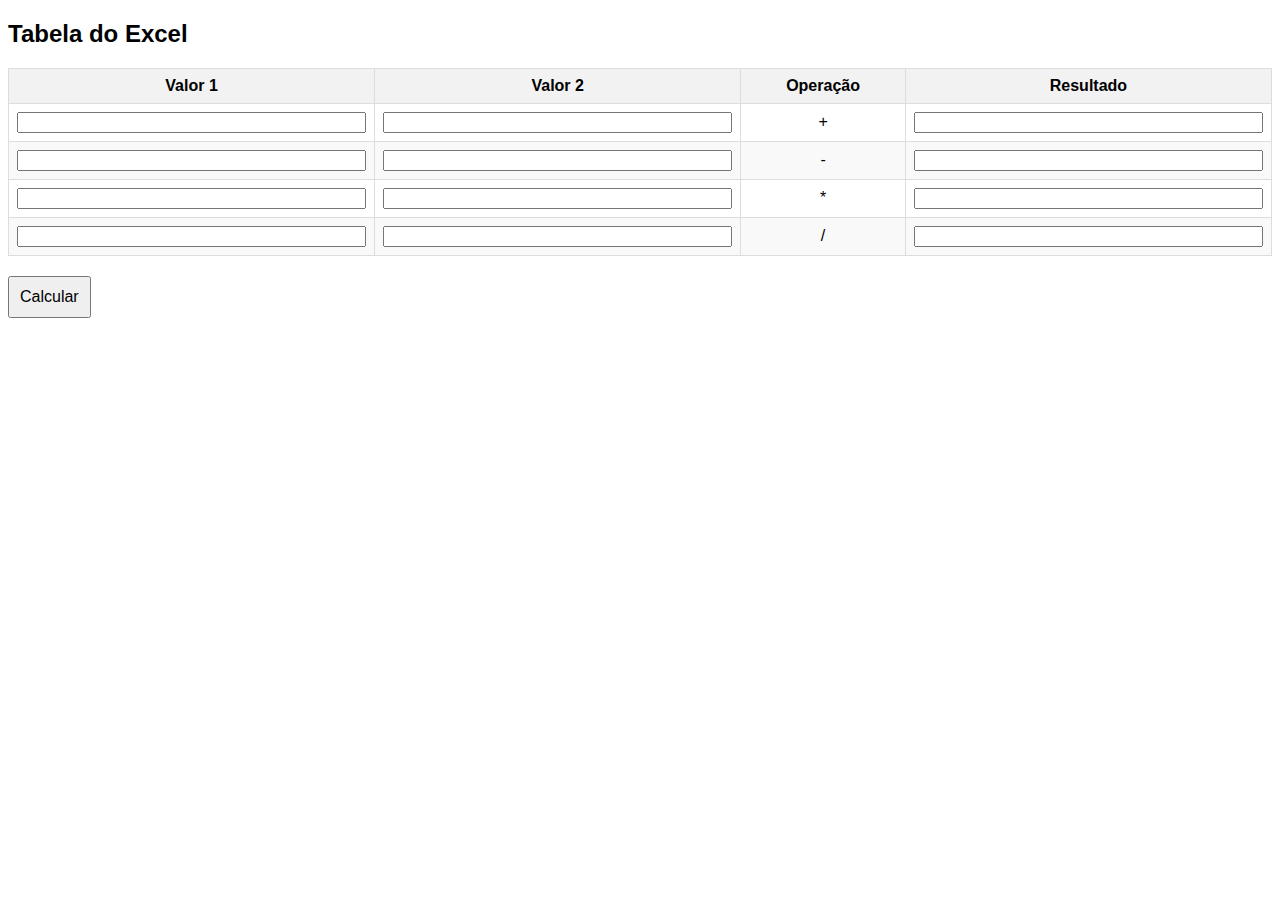
<file: Aplicacoes_Para_Internet/Aula05/exercicioTabela02.html>
<!DOCTYPE html>
<html lang="en">
<head>
  <meta charset="UTF-8">
  <meta name="viewport" content="width=device-width, initial-scale=1.0">
  <style>
    body {
      font-family: Arial, sans-serif;
    }

    table {
      width: 100%;
      /* para que a linha das bordas sejam apenas uma */
      border-collapse: collapse;
      margin-top: 20px;
    }

    th, td {
      border: 1px solid #dddddd;
      text-align: center;
      padding: 8px;
    }

    th {
      background-color: #f2f2f2;
    }

    tr:nth-child(even) {
      background-color: #f9f9f9;
    }

    input {
      width: 100%;
      /* propriedade define como a largura e a altura totais de um elemento são calculadas. */
      box-sizing: border-box;
    }

    #calculateButton {
      margin-top: 20px;
      padding: 10px;
      font-size: 16px;
      cursor: pointer;
    }
  </style>
</head>
<body>

  <h2>Tabela do Excel</h2>

  <table>
    <thead>
      <tr>
        <th>Valor 1</th>
        <th>Valor 2</th>
        <th>Operação</th>
        <th>Resultado</th>
      </tr>
    </thead>
    <tbody>
      <tr>
        <td><input type="text" id="sum1"></td>
        <td><input type="text" id="sum2"></td>
        <td>
          +
        </td>
        <td><input type="text" id="result_sum" readonly></td>
      </tr>
      <tr>
        <td><input type="text" id="sub1"></td>
        <td><input type="text" id="sub2"></td>
        <td>
          -
        </td>
        <td><input type="text" id="result_sub" readonly></td>
      </tr>
      <tr>
        <td><input type="text" id="plus1"></td>
        <td><input type="text" id="plus2"></td>
        <td>
          *
        </td>
        <td><input type="text" id="result_plus" readonly></td>
      </tr>
      <tr>
        <td><input type="text" id="div1"></td>
        <td><input type="text" id="div2"></td>
        <td>
          /
        </td>
        <td><input type="text" id="result_div" readonly></td>
      </tr>
    </tbody>
  </table>

  <button id="calculateButton" onclick="calculate()">Calcular</button>

  <script>
    function calculate() {
      // Obter os valores das células
      var sum1 = parseFloat(document.getElementById('sum1').value) || 0;
      var sum2 = parseFloat(document.getElementById('sum2').value) || 0;

      var sub1 = parseFloat(document.getElementById('sub1').value) || 0;
      var sub2 = parseFloat(document.getElementById('sub2').value) || 0;

      var plus1 = parseFloat(document.getElementById('plus1').value) || 0;
      var plus2 = parseFloat(document.getElementById('plus2').value) || 0;

      var div1 = parseFloat(document.getElementById('div1').value) || 0;
      var div2 = parseFloat(document.getElementById('div2').value) || 0;
      
      // Realizar a operação
      var result_sum = sum1 + sum2
      var result_sub = sub1 - sub2 
      var result_plus = plus1 * plus2
      var result_div = div1 / div2


      // Atualizar o valor na célula de resultado
      document.getElementById('result_sum').value = result_sum.toFixed(2);
      document.getElementById('result_sub').value = result_sub.toFixed(2);
      document.getElementById('result_plus').value = result_plus.toFixed(2);
      document.getElementById('result_div').value = result_div.toFixed(2);

    }
  </script>

</body>
</html>
</file>
<file: Aplicacoes_Para_Internet/AulaExercicioCurriculo/style.css>
/* PARTE 2 */
* {
    margin: 0;
    padding: 0;
    /* O box-sizing com o valor border-box faz com que o navegador não calcule a dimensão de um elemento somando bordas e margens com altura e largura */
    box-sizing: border-box;
    font-family: 'Roboto', sans-serif;
}

body {
    background: lightblue;
    /* Torna o elemento um flex container automaticamente transformando todos os seus filhos diretos em flex itens. */
    display: flex;
    justify-content: center;
    /* O align-items alinha os flex itens de acordo com o eixo do container */
    align-items: center;
    min-height: 100vh;
}
/* FIM PARTE 2 */

/* PARTE 3B */
.container {
    /* position relative segue o fluxo normal do documento, podendo ser adicionado valores de posicionamento como top, bottom, left, right */
    position: relative;
    width: 100%;
    /* largura máxima do elemento */
    max-width: 1000px;
    /* tamanho minimo do elemento */
    min-height: 1000px;
    /* é a maneira abreviada para determinar todas as funções do background */
    background: #fff;
    margin: 50px;
    /* faz com que o elemento ocupe a linha inteira */
    display: grid;
    /* quantas colunas o grid vai ter, tamanho das duas colunas */
    /* fr é a fração do espaço */
    grid-template-columns: 1fr 2fr;
    /* adiciona efeito de sombra no elemento */
    box-shadow: 0 35px 55px rgba(0, 0, 0, 0.1);
}
/* FIM PARTE 3B */

/* PARTE 4B */
.container .left_side{
    position: relative;
    background: #003147;
    padding: 40px;
}

.profile_text {
    position: relative;
    /* define como será o tipo de exibição dos filhos, cada filha nesse caso se aloca conforme o tamanho do seu conteúdo */
    display: flex;
    /* define a direção dos filhos */
    flex-direction: column;
    align-items: center;
    padding-bottom: 20px;
    border-bottom: 1px solid rgba(255, 255, 255, 0.2);
}

.profile_text .profile_image {
    position: relative;
    width: 200px;
    height: 200px;
    border-radius: 50%;
    /* exibe o conteúdo do elemento conforme o tamanho do elemento, quando passa desse tamanho esconde o restante do conteúdo */
    overflow: hidden;
}

.profile_text h2 {
    color: #fff;
    font-size: 1.5em;
    margin-top: 20px;
    text-transform: uppercase;
    text-align: center;
    font-weight: 500;
    /* espaçamento entre as linhas */
    line-height: 1.8em;
}

.profile_text h2 span {
    font-size: 0.8em;
    font-weight: 300;
}

.contact_info {
    padding-top: 40px;
}

.title {
    color: #fff;
    text-transform: uppercase;
    font-weight: 600; 
    /* espaçamento entre as letras */
    letter-spacing: 1px;
    margin-bottom: 20px;
}

.contact_info ul {
    position: relative;
}

.contact_info ul li {
    position: relative;
    /* tira o estilo da lista */
    list-style: none;
    margin: 10px 0;
    /* muda o cursor do mouse */
    cursor: pointer;
}

.contact_info ul li .icon {
    display: inline-block;
    width: 30px;
    font-size: 18px;
    color: #03a9f4;
}

.contact_info ul li span {
    color: #fff;
    font-weight: 300;
}


.contact_info.education ul li{
    margin-bottom: 85px;
}

.contact_info.education h5 {
    color: #03a9f4;
    font-weight: 500;
}

.contact_info.education h4:nth-child(2){
    color: #fff;
    font-weight: 500;
}

.contact_info.education h4 {
    color: #fff;
    font-weight: 300;
} 

.contact_info.language .percent{
    position: relative;
    width: 100%;
    height: 6px;
    background: #081921;
    display: block;
    margin-top: 5px;
}

.contact_info.language .percent div {
    position: absolute;
    top: 0;
    left: 0;
    height: 100%;
    background: #03a9f4;
}
/* FIM PARTE 4B */

.container .right_side {
    position: relative;
    background: #fff;
    padding: 40px;
}

.about {
    margin-bottom: 50px;
}

.about:last-child {
    margin-bottom: 0;
}

.title_right {
    color: #003147;
    text-transform: uppercase;
    letter-spacing: 1px;
    margin-bottom: 10px;
}

p {
    color: #333;
    font-size: 17px;
    line-height: 1.5rem;
}

.professional_xp {
    width: 100%;
    overflow: hidden;
}

.job_imgs {
    float: left;
    margin-right: 10px;
    margin-top: 35px;
    width: 60px;
    border-radius: 50px;
}

.text {
    overflow: hidden;
}

h3, p {
    margin: 0;
}

.text p {
    text-align: justify;
}

.text h3 {
    margin-top: 20px;
}
</file>
<file: Aplicacoes_Para_Internet/Aula03/02-exemploBaseSiteSemantico.css>
header {
    width: 100%;
    height: 200px;
    background-color: #6B256F;
}

nav {
    width: 100%;
    height: 100px;
    background-color: #35122E;
}

section {
    width: 70%;
    height: 400px;
    background-color: #93B4DB;
    float: left;
}

article {
    width: 70%;
    height: 400px;
    background-color: #D0E4AE;
    float: left;
}

aside {
    width: 30%;
    height: 800px;
    background-color: #194B32;
    float: right;
}

footer {
    width: 100%;
    height: 200px;
    background-color: #6B256F;
    float: left;
}
</file>
<file: Aplicacoes_Para_Internet/Aula03/03-exemploBaseSiteNaoSemantico.css>
#cabecalho {
    width: 100%;
    height: 200px;
    background-color: #6B256F;
}

#navegacao {
    width: 100%;
    height: 100px;
    background-color: #35122E;
}

#area {
    width: 70%;
    height: 400px;
    background-color: #93B4DB;
    float: left;
}

#importante {
    width: 70%;
    height: 400px;
    background-color: #D0E4AE;
    float: left;
}

#barra_lateral {
    width: 30%;
    height: 800px;
    background-color: #194B32;
    float: right;
}

#rodape {
    width: 100%;
    height: 200px;
    background-color: #6B256F;
    float: left;
}
</file>
